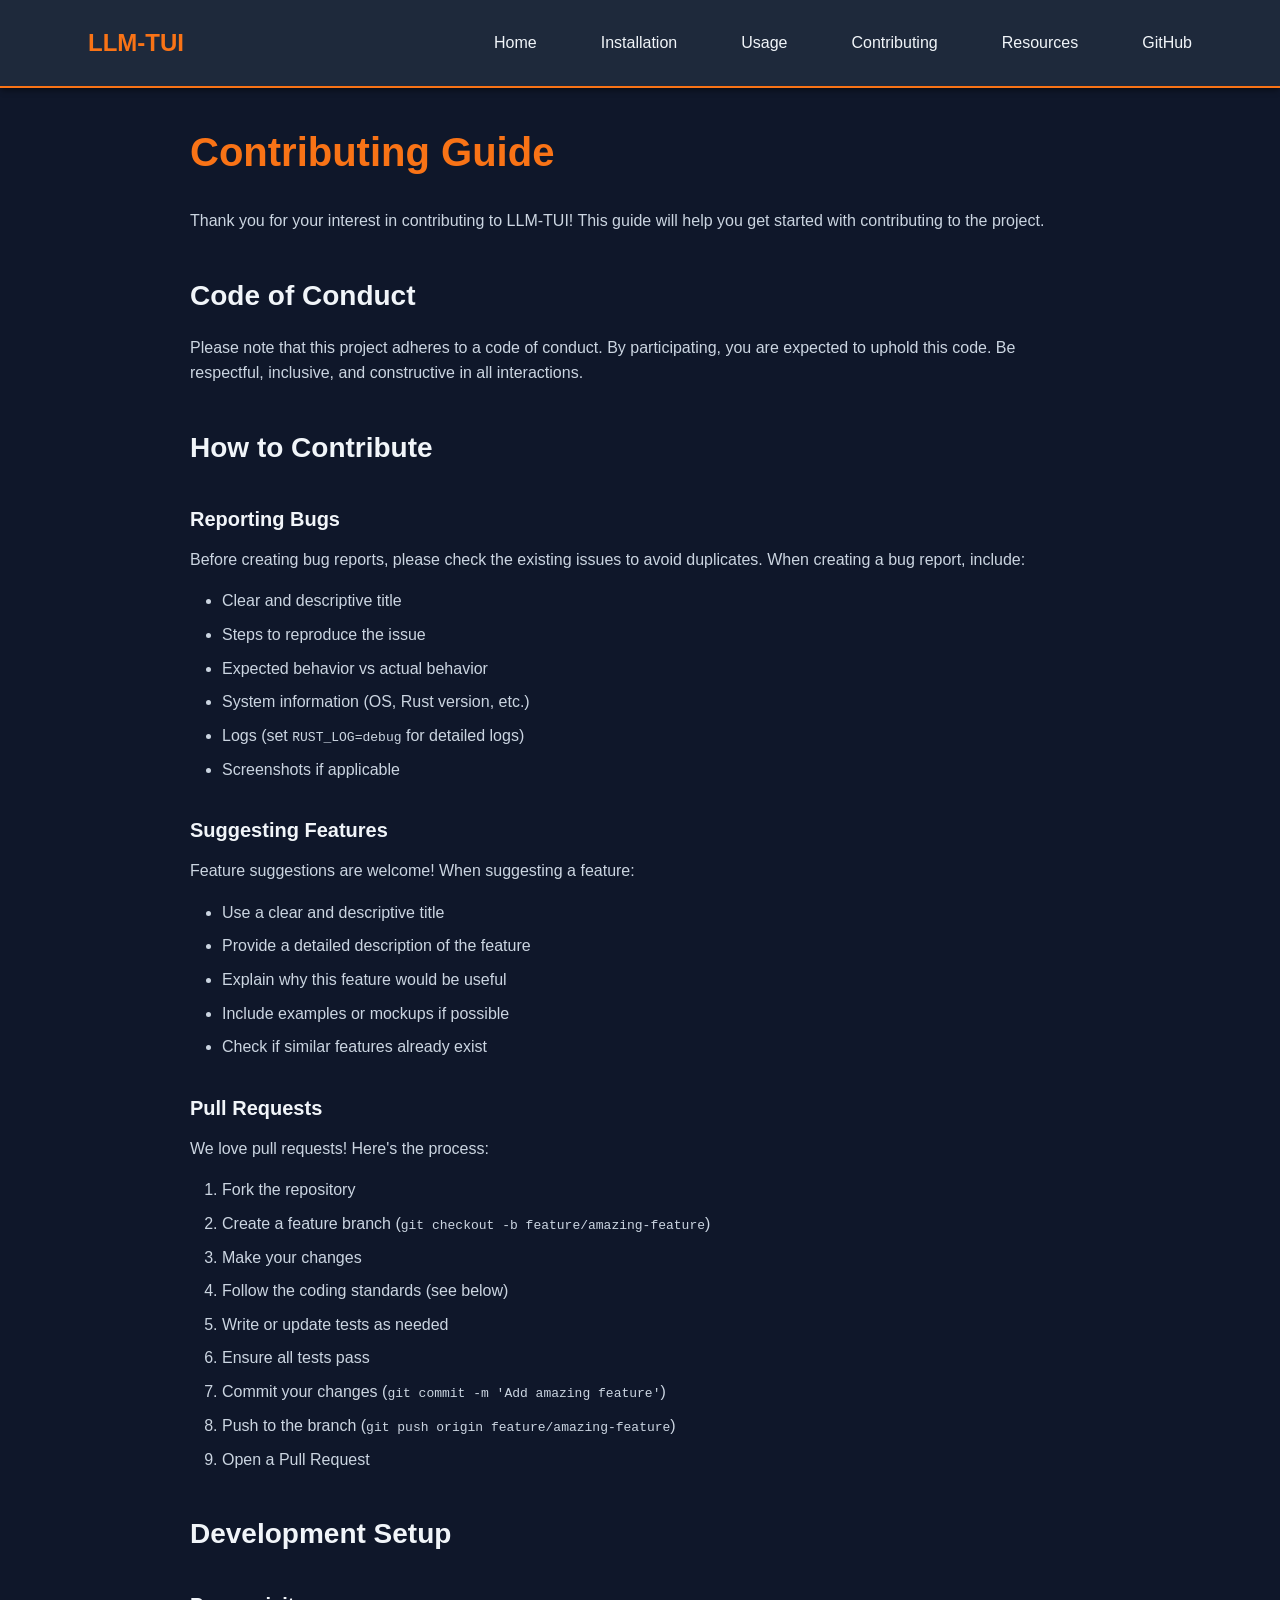
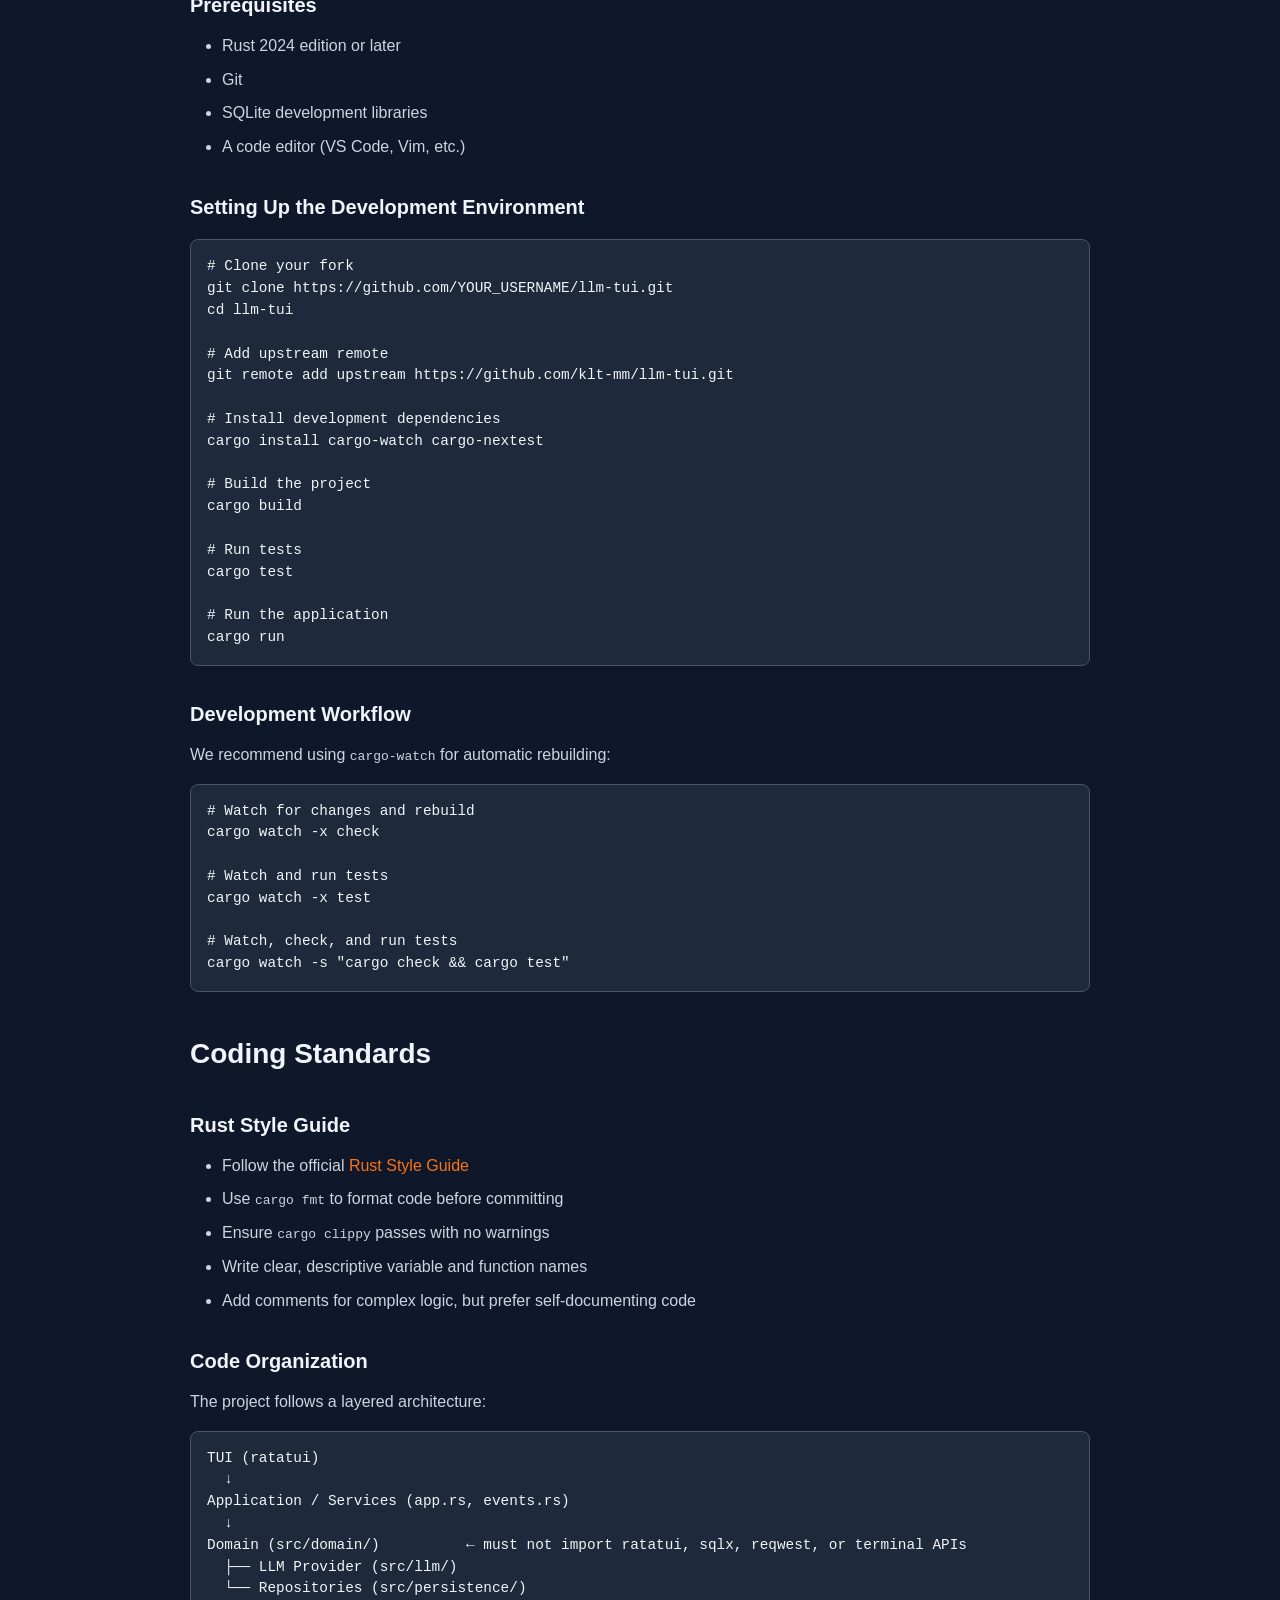
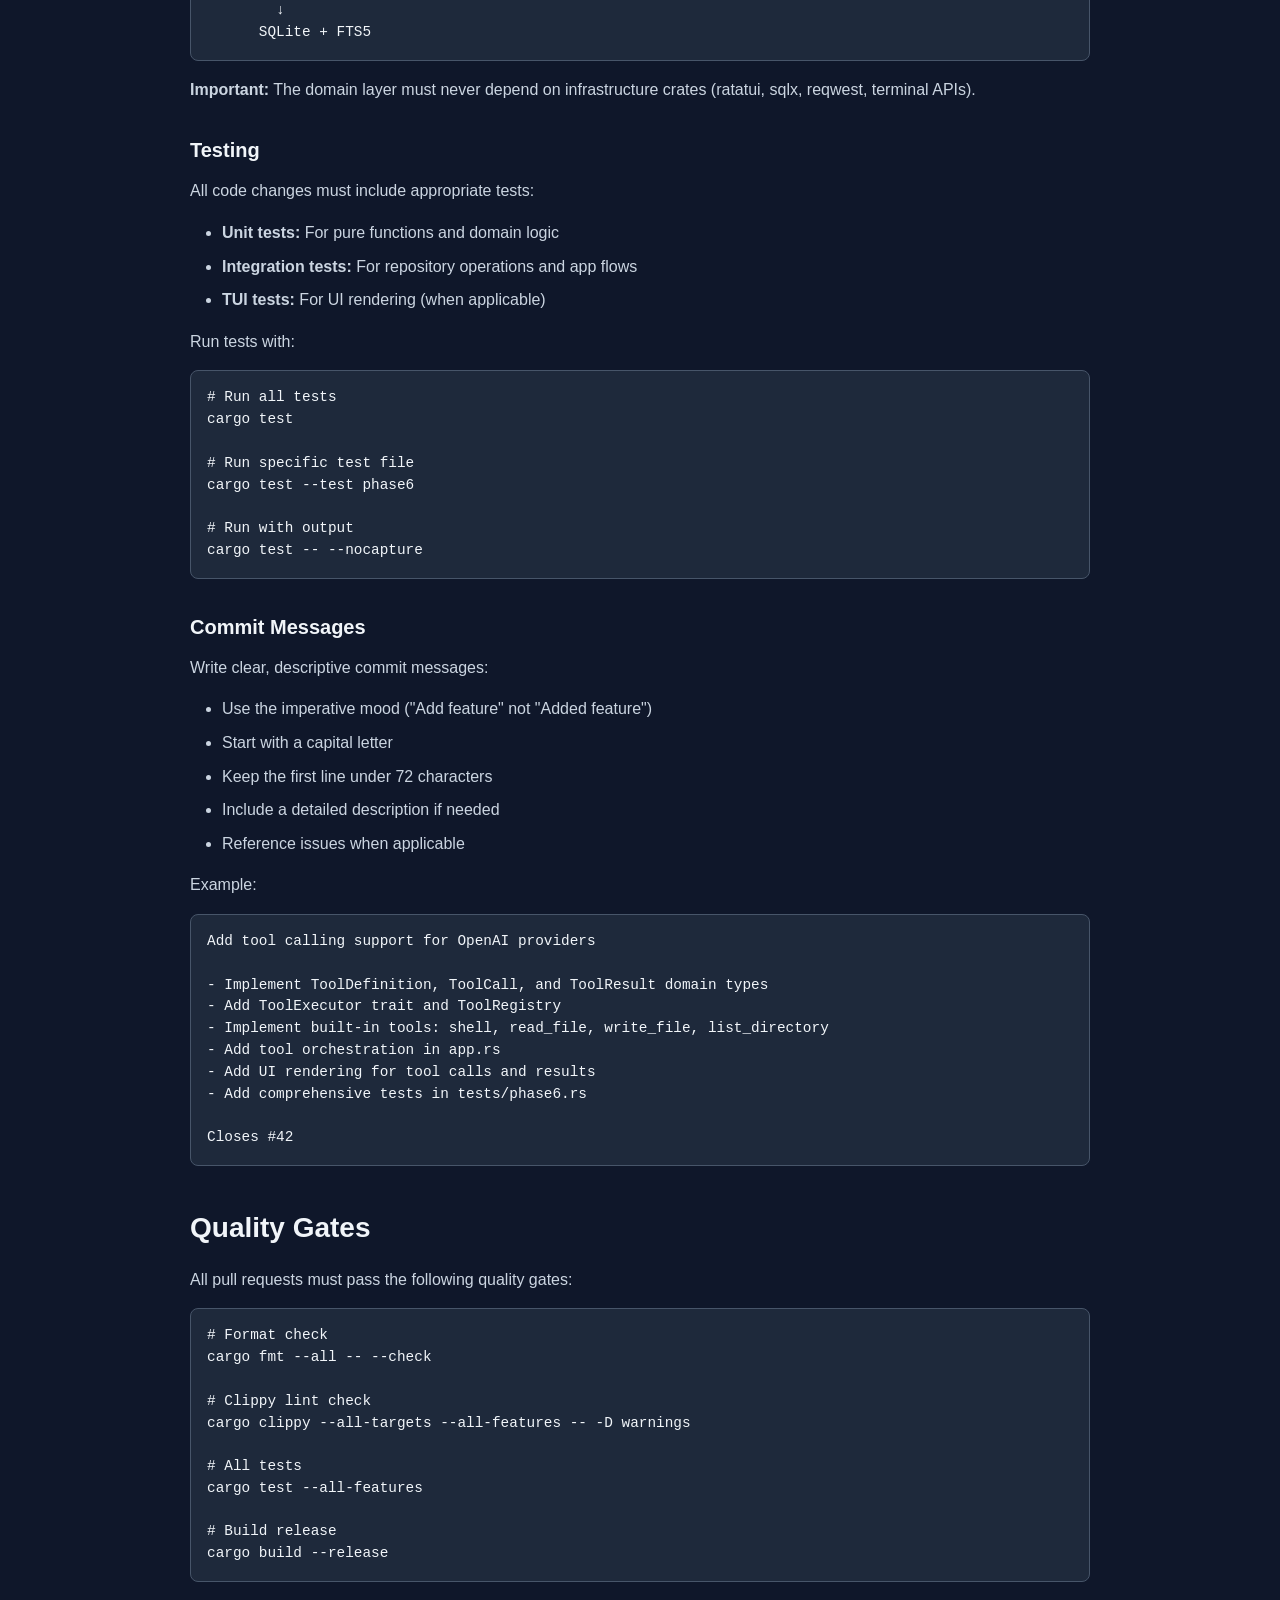
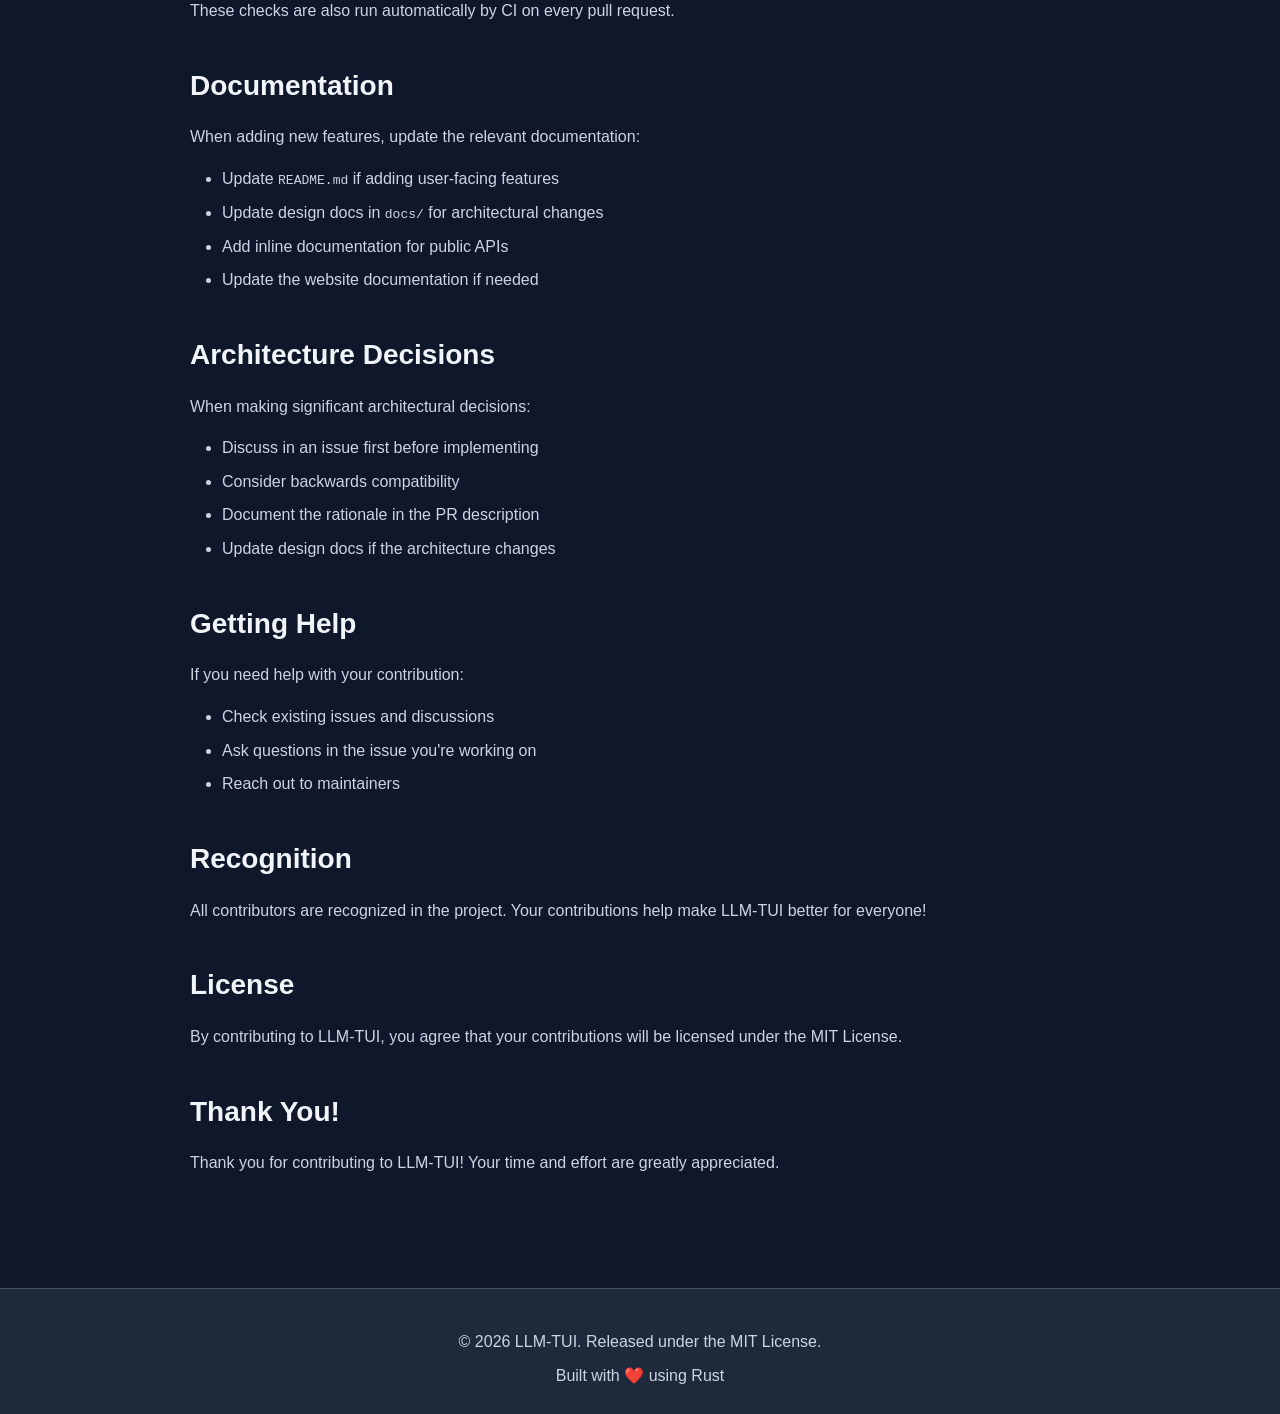
<file: website/contributing.html>
<!DOCTYPE html>
<html lang="en">
<head>
    <meta charset="UTF-8">
    <meta name="viewport" content="width=device-width, initial-scale=1.0">
    <title>Contributing - LLM-TUI</title>
    <link rel="stylesheet" href="assets/css/style.css">
</head>
<body>
    <header>
        <nav>
            <a href="index.html" class="logo">LLM-TUI</a>
            <button class="menu-toggle" aria-label="Toggle menu">
                <span></span>
                <span></span>
                <span></span>
            </button>
            <ul>
                <li><a href="index.html">Home</a></li>
                <li><a href="installation.html">Installation</a></li>
                <li><a href="usage.html">Usage</a></li>
                <li><a href="contributing.html">Contributing</a></li>
                <li><a href="resources.html">Resources</a></li>
                <li><a href="https://github.com/klt-mm/llm-tui" target="_blank">GitHub</a></li>
            </ul>
        </nav>
    </header>

    <main>
        <section class="content">
            <h1>Contributing Guide</h1>
            
            <p>Thank you for your interest in contributing to LLM-TUI! This guide will help you get started with contributing to the project.</p>

            <h2>Code of Conduct</h2>
            <p>Please note that this project adheres to a code of conduct. By participating, you are expected to uphold this code. Be respectful, inclusive, and constructive in all interactions.</p>

            <h2>How to Contribute</h2>

            <h3>Reporting Bugs</h3>
            <p>Before creating bug reports, please check the existing issues to avoid duplicates. When creating a bug report, include:</p>
            <ul>
                <li>Clear and descriptive title</li>
                <li>Steps to reproduce the issue</li>
                <li>Expected behavior vs actual behavior</li>
                <li>System information (OS, Rust version, etc.)</li>
                <li>Logs (set <code>RUST_LOG=debug</code> for detailed logs)</li>
                <li>Screenshots if applicable</li>
            </ul>

            <h3>Suggesting Features</h3>
            <p>Feature suggestions are welcome! When suggesting a feature:</p>
            <ul>
                <li>Use a clear and descriptive title</li>
                <li>Provide a detailed description of the feature</li>
                <li>Explain why this feature would be useful</li>
                <li>Include examples or mockups if possible</li>
                <li>Check if similar features already exist</li>
            </ul>

            <h3>Pull Requests</h3>
            <p>We love pull requests! Here's the process:</p>
            <ol>
                <li>Fork the repository</li>
                <li>Create a feature branch (<code>git checkout -b feature/amazing-feature</code>)</li>
                <li>Make your changes</li>
                <li>Follow the coding standards (see below)</li>
                <li>Write or update tests as needed</li>
                <li>Ensure all tests pass</li>
                <li>Commit your changes (<code>git commit -m 'Add amazing feature'</code>)</li>
                <li>Push to the branch (<code>git push origin feature/amazing-feature</code>)</li>
                <li>Open a Pull Request</li>
            </ol>

            <h2>Development Setup</h2>

            <h3>Prerequisites</h3>
            <ul>
                <li>Rust 2024 edition or later</li>
                <li>Git</li>
                <li>SQLite development libraries</li>
                <li>A code editor (VS Code, Vim, etc.)</li>
            </ul>

            <h3>Setting Up the Development Environment</h3>
            <div class="code-block">
                <pre><code># Clone your fork
git clone https://github.com/YOUR_USERNAME/llm-tui.git
cd llm-tui

# Add upstream remote
git remote add upstream https://github.com/klt-mm/llm-tui.git

# Install development dependencies
cargo install cargo-watch cargo-nextest

# Build the project
cargo build

# Run tests
cargo test

# Run the application
cargo run</code></pre>
            </div>

            <h3>Development Workflow</h3>
            <p>We recommend using <code>cargo-watch</code> for automatic rebuilding:</p>
            <div class="code-block">
                <pre><code># Watch for changes and rebuild
cargo watch -x check

# Watch and run tests
cargo watch -x test

# Watch, check, and run tests
cargo watch -s "cargo check && cargo test"</code></pre>
            </div>

            <h2>Coding Standards</h2>

            <h3>Rust Style Guide</h3>
            <ul>
                <li>Follow the official <a href="https://doc.rust-lang.org/stable/style-guide/" target="_blank">Rust Style Guide</a></li>
                <li>Use <code>cargo fmt</code> to format code before committing</li>
                <li>Ensure <code>cargo clippy</code> passes with no warnings</li>
                <li>Write clear, descriptive variable and function names</li>
                <li>Add comments for complex logic, but prefer self-documenting code</li>
            </ul>

            <h3>Code Organization</h3>
            <p>The project follows a layered architecture:</p>
            <div class="code-block">
                <pre><code>TUI (ratatui)
  ↓
Application / Services (app.rs, events.rs)
  ↓
Domain (src/domain/)          ← must not import ratatui, sqlx, reqwest, or terminal APIs
  ├── LLM Provider (src/llm/)
  └── Repositories (src/persistence/)
        ↓
      SQLite + FTS5</code></pre>
            </div>
            <p><strong>Important:</strong> The domain layer must never depend on infrastructure crates (ratatui, sqlx, reqwest, terminal APIs).</p>

            <h3>Testing</h3>
            <p>All code changes must include appropriate tests:</p>
            <ul>
                <li><strong>Unit tests:</strong> For pure functions and domain logic</li>
                <li><strong>Integration tests:</strong> For repository operations and app flows</li>
                <li><strong>TUI tests:</strong> For UI rendering (when applicable)</li>
            </ul>
            <p>Run tests with:</p>
            <div class="code-block">
                <pre><code># Run all tests
cargo test

# Run specific test file
cargo test --test phase6

# Run with output
cargo test -- --nocapture</code></pre>
            </div>

            <h3>Commit Messages</h3>
            <p>Write clear, descriptive commit messages:</p>
            <ul>
                <li>Use the imperative mood ("Add feature" not "Added feature")</li>
                <li>Start with a capital letter</li>
                <li>Keep the first line under 72 characters</li>
                <li>Include a detailed description if needed</li>
                <li>Reference issues when applicable</li>
            </ul>
            <p>Example:</p>
            <div class="code-block">
                <pre><code>Add tool calling support for OpenAI providers

- Implement ToolDefinition, ToolCall, and ToolResult domain types
- Add ToolExecutor trait and ToolRegistry
- Implement built-in tools: shell, read_file, write_file, list_directory
- Add tool orchestration in app.rs
- Add UI rendering for tool calls and results
- Add comprehensive tests in tests/phase6.rs

Closes #42</code></pre>
            </div>

            <h2>Quality Gates</h2>
            <p>All pull requests must pass the following quality gates:</p>
            <div class="code-block">
                <pre><code># Format check
cargo fmt --all -- --check

# Clippy lint check
cargo clippy --all-targets --all-features -- -D warnings

# All tests
cargo test --all-features

# Build release
cargo build --release</code></pre>
            </div>
            <p>These checks are also run automatically by CI on every pull request.</p>

            <h2>Documentation</h2>
            <p>When adding new features, update the relevant documentation:</p>
            <ul>
                <li>Update <code>README.md</code> if adding user-facing features</li>
                <li>Update design docs in <code>docs/</code> for architectural changes</li>
                <li>Add inline documentation for public APIs</li>
                <li>Update the website documentation if needed</li>
            </ul>

            <h2>Architecture Decisions</h2>
            <p>When making significant architectural decisions:</p>
            <ul>
                <li>Discuss in an issue first before implementing</li>
                <li>Consider backwards compatibility</li>
                <li>Document the rationale in the PR description</li>
                <li>Update design docs if the architecture changes</li>
            </ul>

            <h2>Getting Help</h2>
            <p>If you need help with your contribution:</p>
            <ul>
                <li>Check existing issues and discussions</li>
                <li>Ask questions in the issue you're working on</li>
                <li>Reach out to maintainers</li>
            </ul>

            <h2>Recognition</h2>
            <p>All contributors are recognized in the project. Your contributions help make LLM-TUI better for everyone!</p>

            <h2>License</h2>
            <p>By contributing to LLM-TUI, you agree that your contributions will be licensed under the MIT License.</p>

            <h2>Thank You!</h2>
            <p>Thank you for contributing to LLM-TUI! Your time and effort are greatly appreciated.</p>
        </section>
    </main>

    <footer>
        <p>&copy; 2026 LLM-TUI. Released under the MIT License.</p>
        <p>Built with ❤️ using Rust</p>
    </footer>
    <script>
        // Mobile menu toggle
        const menuToggle = document.querySelector('.menu-toggle');
        const navUl = document.querySelector('nav ul');

        menuToggle.addEventListener('click', () => {
            menuToggle.classList.toggle('active');
            navUl.classList.toggle('active');
        });

        // Close menu when clicking a link
        document.querySelectorAll('nav ul li a').forEach(link => {
            link.addEventListener('click', () => {
                menuToggle.classList.remove('active');
                navUl.classList.remove('active');
            });
        });

        // Close menu when clicking outside
        document.addEventListener('click', (e) => {
            if (!e.target.closest('nav')) {
                menuToggle.classList.remove('active');
                navUl.classList.remove('active');
            }
        });
    </script>
</body>
</html>
</file>
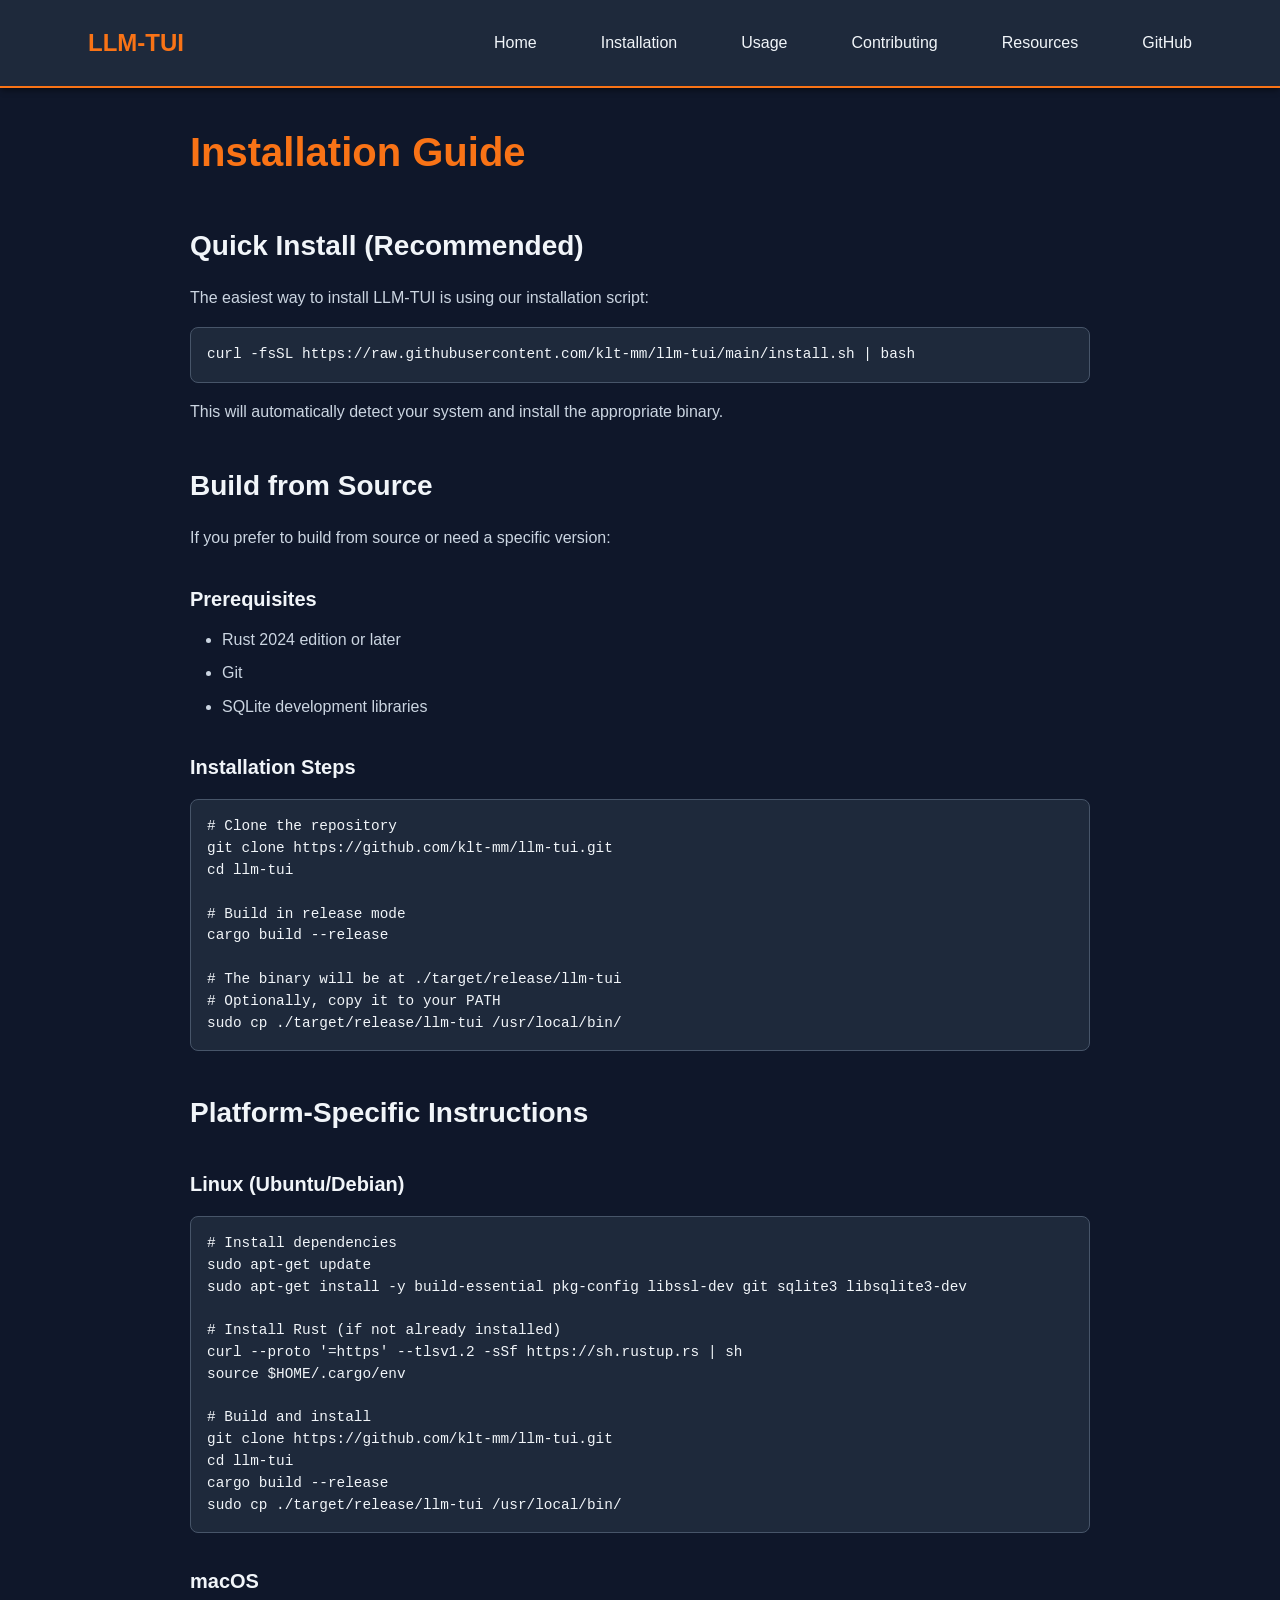
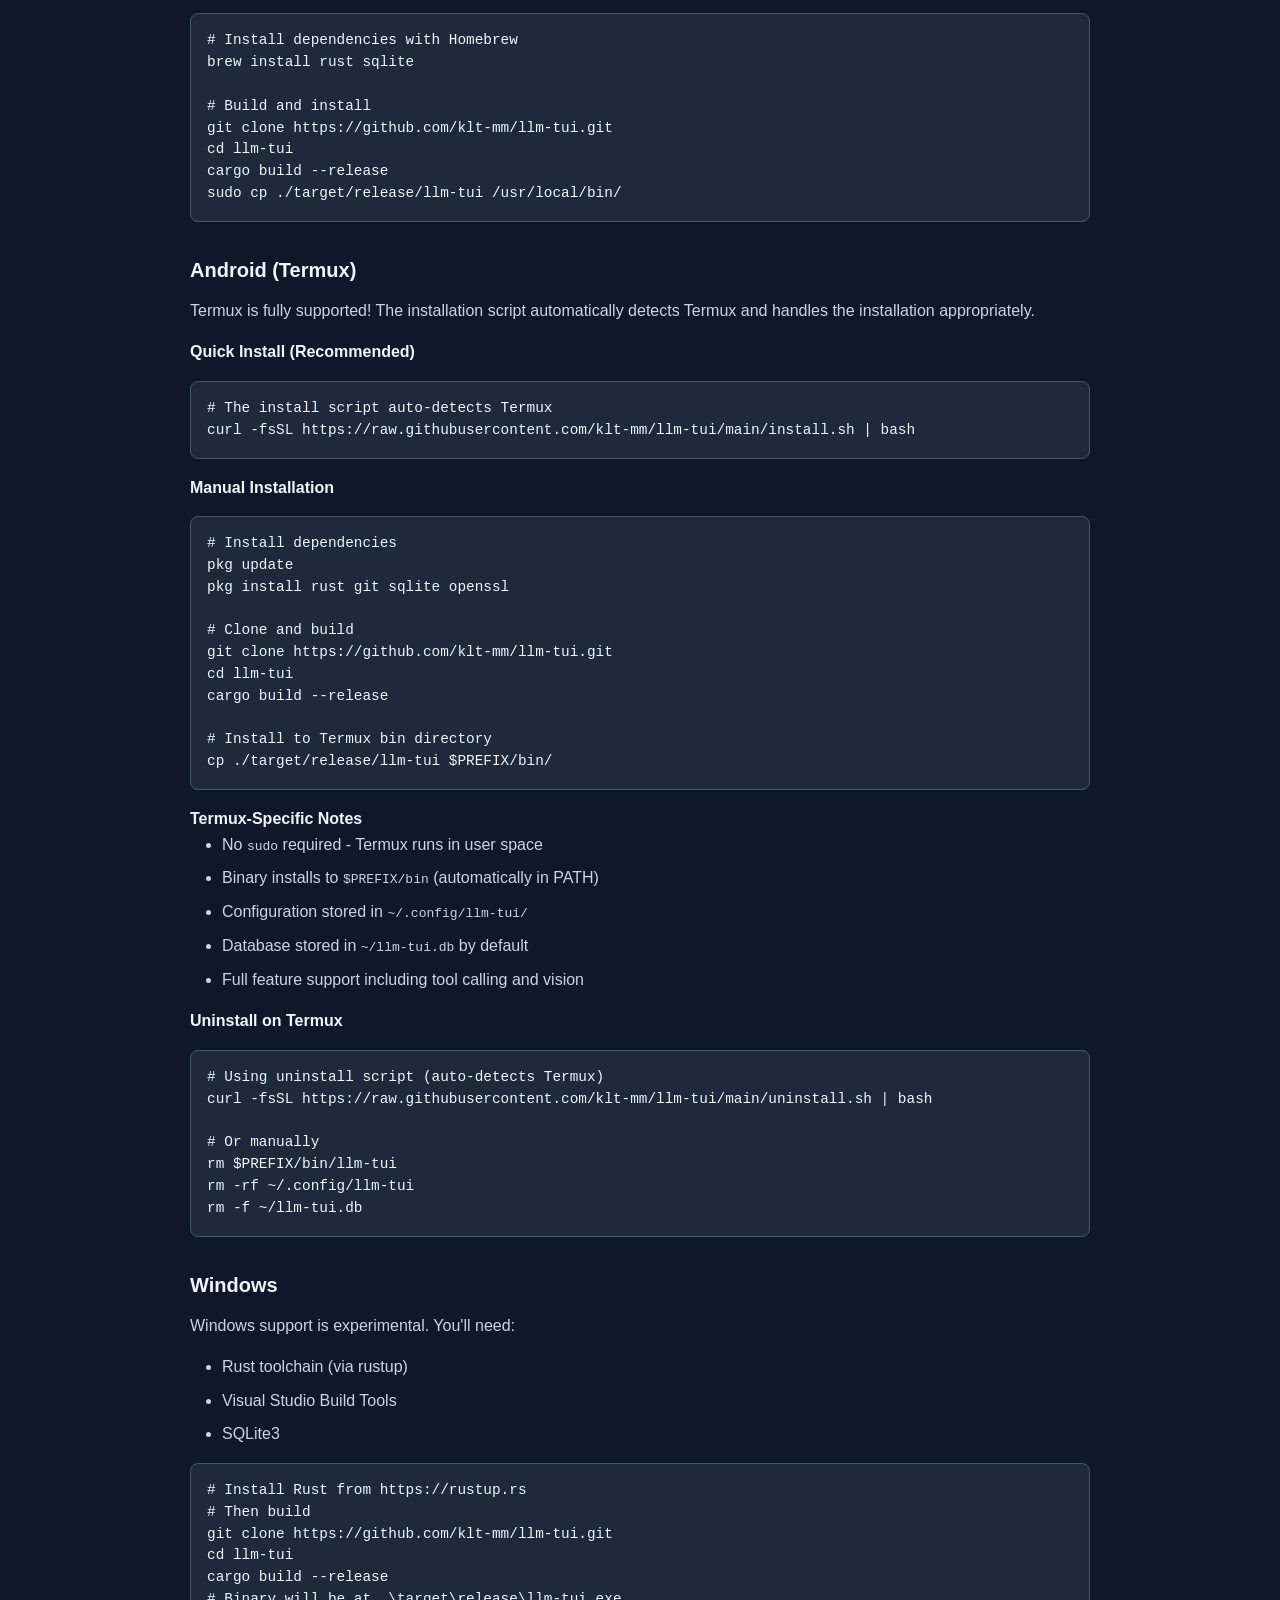
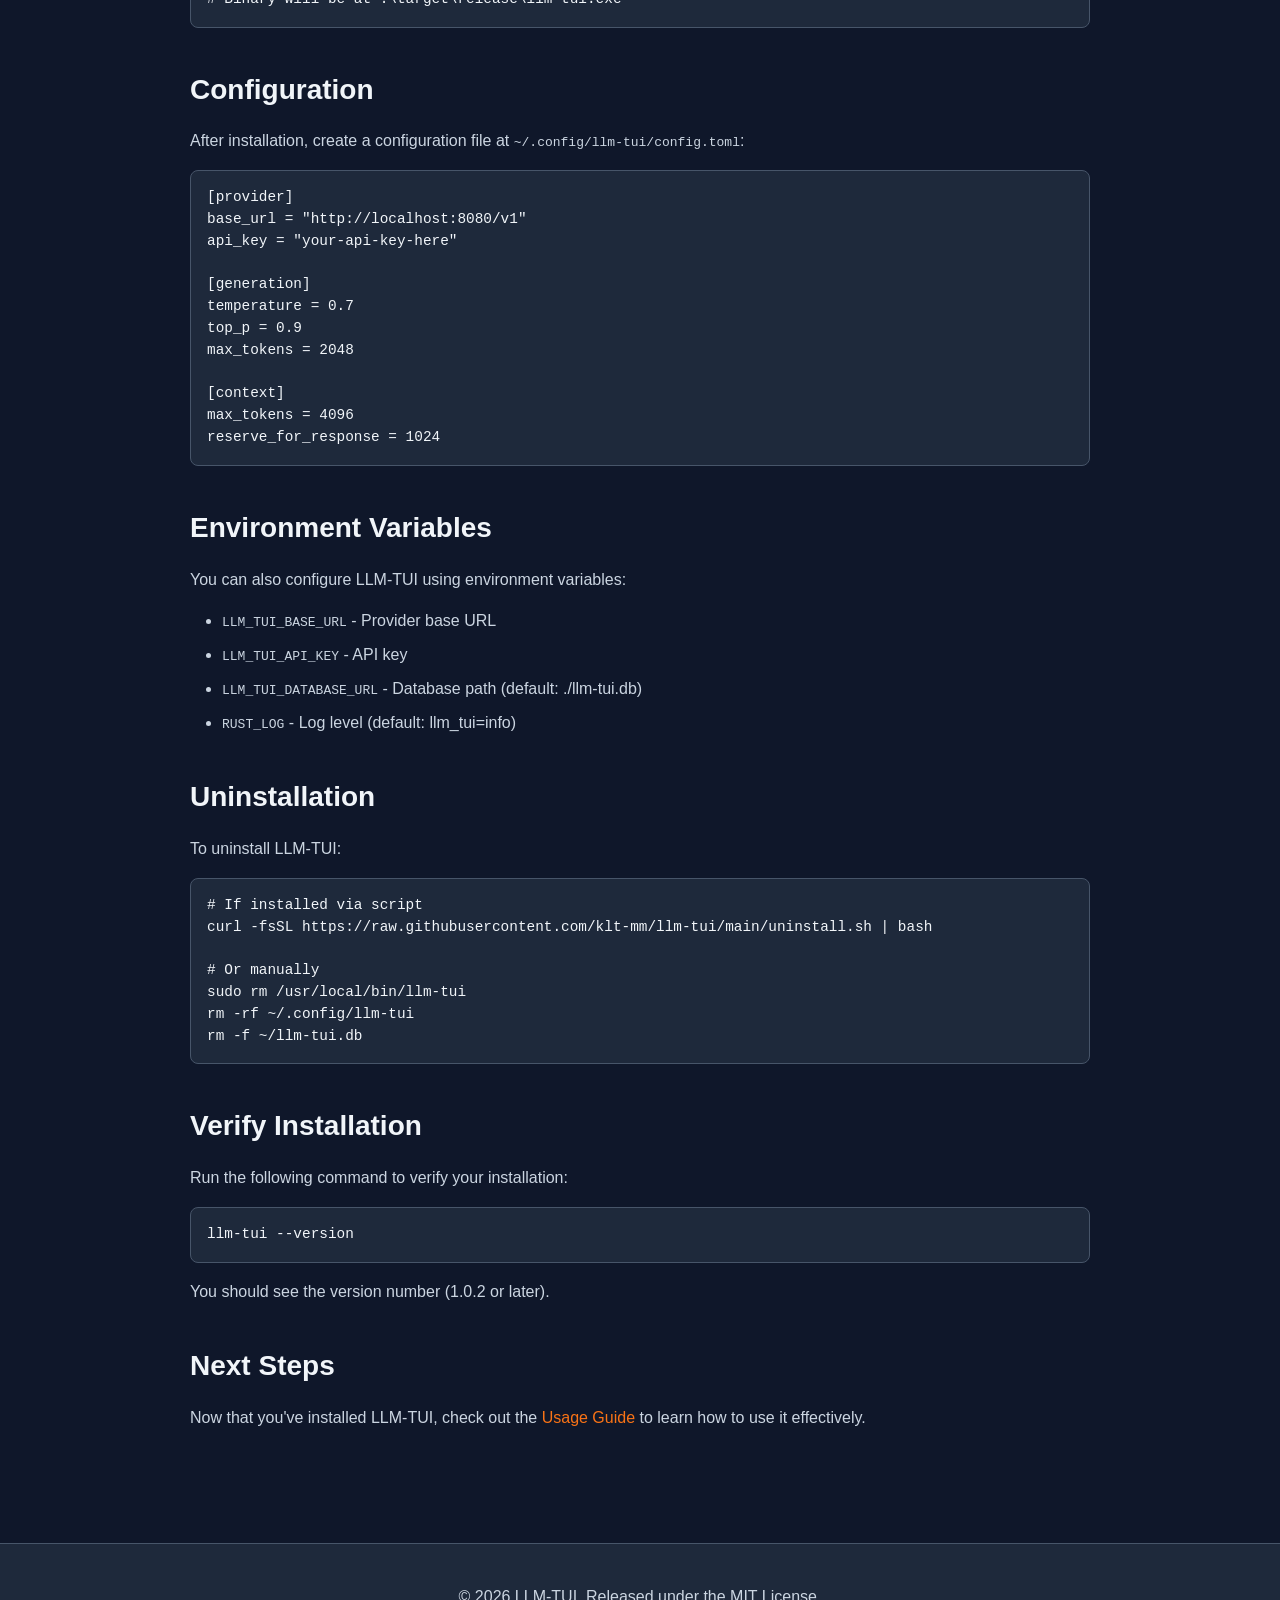
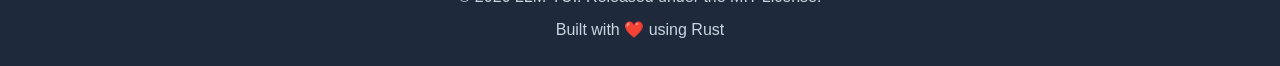
<file: website/installation.html>
<!DOCTYPE html>
<html lang="en">
<head>
    <meta charset="UTF-8">
    <meta name="viewport" content="width=device-width, initial-scale=1.0">
    <title>Installation - LLM-TUI</title>
    <link rel="stylesheet" href="assets/css/style.css">
</head>
<body>
    <header>
        <nav>
            <a href="index.html" class="logo">LLM-TUI</a>
            <button class="menu-toggle" aria-label="Toggle menu">
                <span></span>
                <span></span>
                <span></span>
            </button>
            <ul>
                <li><a href="index.html">Home</a></li>
                <li><a href="installation.html">Installation</a></li>
                <li><a href="usage.html">Usage</a></li>
                <li><a href="contributing.html">Contributing</a></li>
                <li><a href="resources.html">Resources</a></li>
                <li><a href="https://github.com/klt-mm/llm-tui" target="_blank">GitHub</a></li>
            </ul>
        </nav>
    </header>

    <main>
        <section class="content">
            <h1>Installation Guide</h1>
            
            <h2>Quick Install (Recommended)</h2>
            <p>The easiest way to install LLM-TUI is using our installation script:</p>
            <div class="code-block">
                <pre><code>curl -fsSL https://raw.githubusercontent.com/klt-mm/llm-tui/main/install.sh | bash</code></pre>
            </div>
            <p>This will automatically detect your system and install the appropriate binary.</p>

            <h2>Build from Source</h2>
            <p>If you prefer to build from source or need a specific version:</p>
            
            <h3>Prerequisites</h3>
            <ul>
                <li>Rust 2024 edition or later</li>
                <li>Git</li>
                <li>SQLite development libraries</li>
            </ul>

            <h3>Installation Steps</h3>
            <div class="code-block">
                <pre><code># Clone the repository
git clone https://github.com/klt-mm/llm-tui.git
cd llm-tui

# Build in release mode
cargo build --release

# The binary will be at ./target/release/llm-tui
# Optionally, copy it to your PATH
sudo cp ./target/release/llm-tui /usr/local/bin/</code></pre>
            </div>

            <h2>Platform-Specific Instructions</h2>
            
            <h3>Linux (Ubuntu/Debian)</h3>
            <div class="code-block">
                <pre><code># Install dependencies
sudo apt-get update
sudo apt-get install -y build-essential pkg-config libssl-dev git sqlite3 libsqlite3-dev

# Install Rust (if not already installed)
curl --proto '=https' --tlsv1.2 -sSf https://sh.rustup.rs | sh
source $HOME/.cargo/env

# Build and install
git clone https://github.com/klt-mm/llm-tui.git
cd llm-tui
cargo build --release
sudo cp ./target/release/llm-tui /usr/local/bin/</code></pre>
            </div>

            <h3>macOS</h3>
            <div class="code-block">
                <pre><code># Install dependencies with Homebrew
brew install rust sqlite

# Build and install
git clone https://github.com/klt-mm/llm-tui.git
cd llm-tui
cargo build --release
sudo cp ./target/release/llm-tui /usr/local/bin/</code></pre>
            </div>

            <h3>Android (Termux)</h3>
            <p>Termux is fully supported! The installation script automatically detects Termux and handles the installation appropriately.</p>
            
            <h4>Quick Install (Recommended)</h4>
            <div class="code-block">
                <pre><code># The install script auto-detects Termux
curl -fsSL https://raw.githubusercontent.com/klt-mm/llm-tui/main/install.sh | bash</code></pre>
            </div>

            <h4>Manual Installation</h4>
            <div class="code-block">
                <pre><code># Install dependencies
pkg update
pkg install rust git sqlite openssl

# Clone and build
git clone https://github.com/klt-mm/llm-tui.git
cd llm-tui
cargo build --release

# Install to Termux bin directory
cp ./target/release/llm-tui $PREFIX/bin/</code></pre>
            </div>

            <h4>Termux-Specific Notes</h4>
            <ul>
                <li>No <code>sudo</code> required - Termux runs in user space</li>
                <li>Binary installs to <code>$PREFIX/bin</code> (automatically in PATH)</li>
                <li>Configuration stored in <code>~/.config/llm-tui/</code></li>
                <li>Database stored in <code>~/llm-tui.db</code> by default</li>
                <li>Full feature support including tool calling and vision</li>
            </ul>

            <h4>Uninstall on Termux</h4>
            <div class="code-block">
                <pre><code># Using uninstall script (auto-detects Termux)
curl -fsSL https://raw.githubusercontent.com/klt-mm/llm-tui/main/uninstall.sh | bash

# Or manually
rm $PREFIX/bin/llm-tui
rm -rf ~/.config/llm-tui
rm -f ~/llm-tui.db</code></pre>
            </div>

            <h3>Windows</h3>
            <p>Windows support is experimental. You'll need:</p>
            <ul>
                <li>Rust toolchain (via rustup)</li>
                <li>Visual Studio Build Tools</li>
                <li>SQLite3</li>
            </ul>
            <div class="code-block">
                <pre><code># Install Rust from https://rustup.rs
# Then build
git clone https://github.com/klt-mm/llm-tui.git
cd llm-tui
cargo build --release
# Binary will be at .\target\release\llm-tui.exe</code></pre>
            </div>

            <h2>Configuration</h2>
            <p>After installation, create a configuration file at <code>~/.config/llm-tui/config.toml</code>:</p>
            <div class="code-block">
                <pre><code>[provider]
base_url = "http://localhost:8080/v1"
api_key = "your-api-key-here"

[generation]
temperature = 0.7
top_p = 0.9
max_tokens = 2048

[context]
max_tokens = 4096
reserve_for_response = 1024</code></pre>
            </div>

            <h2>Environment Variables</h2>
            <p>You can also configure LLM-TUI using environment variables:</p>
            <ul>
                <li><code>LLM_TUI_BASE_URL</code> - Provider base URL</li>
                <li><code>LLM_TUI_API_KEY</code> - API key</li>
                <li><code>LLM_TUI_DATABASE_URL</code> - Database path (default: ./llm-tui.db)</li>
                <li><code>RUST_LOG</code> - Log level (default: llm_tui=info)</li>
            </ul>

            <h2>Uninstallation</h2>
            <p>To uninstall LLM-TUI:</p>
            <div class="code-block">
                <pre><code># If installed via script
curl -fsSL https://raw.githubusercontent.com/klt-mm/llm-tui/main/uninstall.sh | bash

# Or manually
sudo rm /usr/local/bin/llm-tui
rm -rf ~/.config/llm-tui
rm -f ~/llm-tui.db</code></pre>
            </div>

            <h2>Verify Installation</h2>
            <p>Run the following command to verify your installation:</p>
            <div class="code-block">
                <pre><code>llm-tui --version</code></pre>
            </div>
            <p>You should see the version number (1.0.2 or later).</p>

            <h2>Next Steps</h2>
            <p>Now that you've installed LLM-TUI, check out the <a href="usage.html">Usage Guide</a> to learn how to use it effectively.</p>
        </section>
    </main>

    <footer>
        <p>&copy; 2026 LLM-TUI. Released under the MIT License.</p>
        <p>Built with ❤️ using Rust</p>
    </footer>
    <script>
        // Mobile menu toggle
        const menuToggle = document.querySelector('.menu-toggle');
        const navUl = document.querySelector('nav ul');

        menuToggle.addEventListener('click', () => {
            menuToggle.classList.toggle('active');
            navUl.classList.toggle('active');
        });

        // Close menu when clicking a link
        document.querySelectorAll('nav ul li a').forEach(link => {
            link.addEventListener('click', () => {
                menuToggle.classList.remove('active');
                navUl.classList.remove('active');
            });
        });

        // Close menu when clicking outside
        document.addEventListener('click', (e) => {
            if (!e.target.closest('nav')) {
                menuToggle.classList.remove('active');
                navUl.classList.remove('active');
            }
        });
    </script>
</body>
</html>
</file>
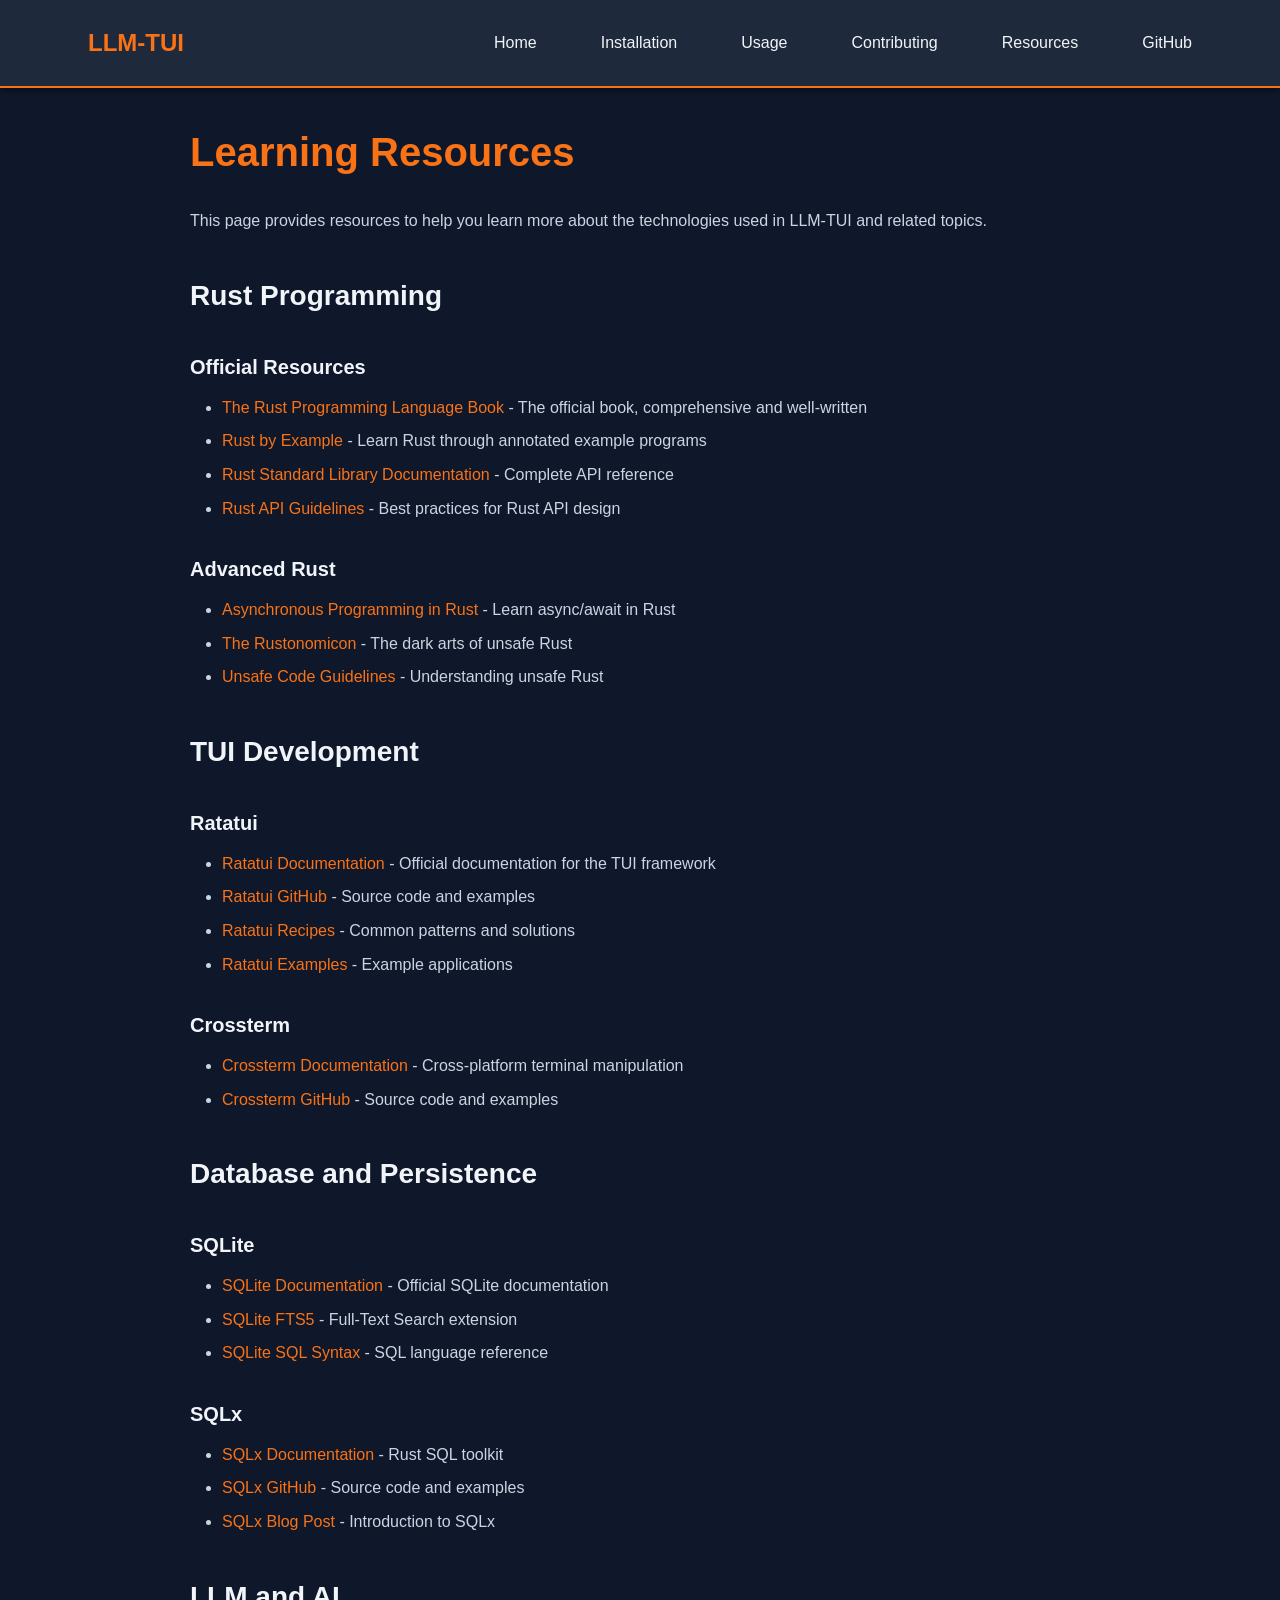
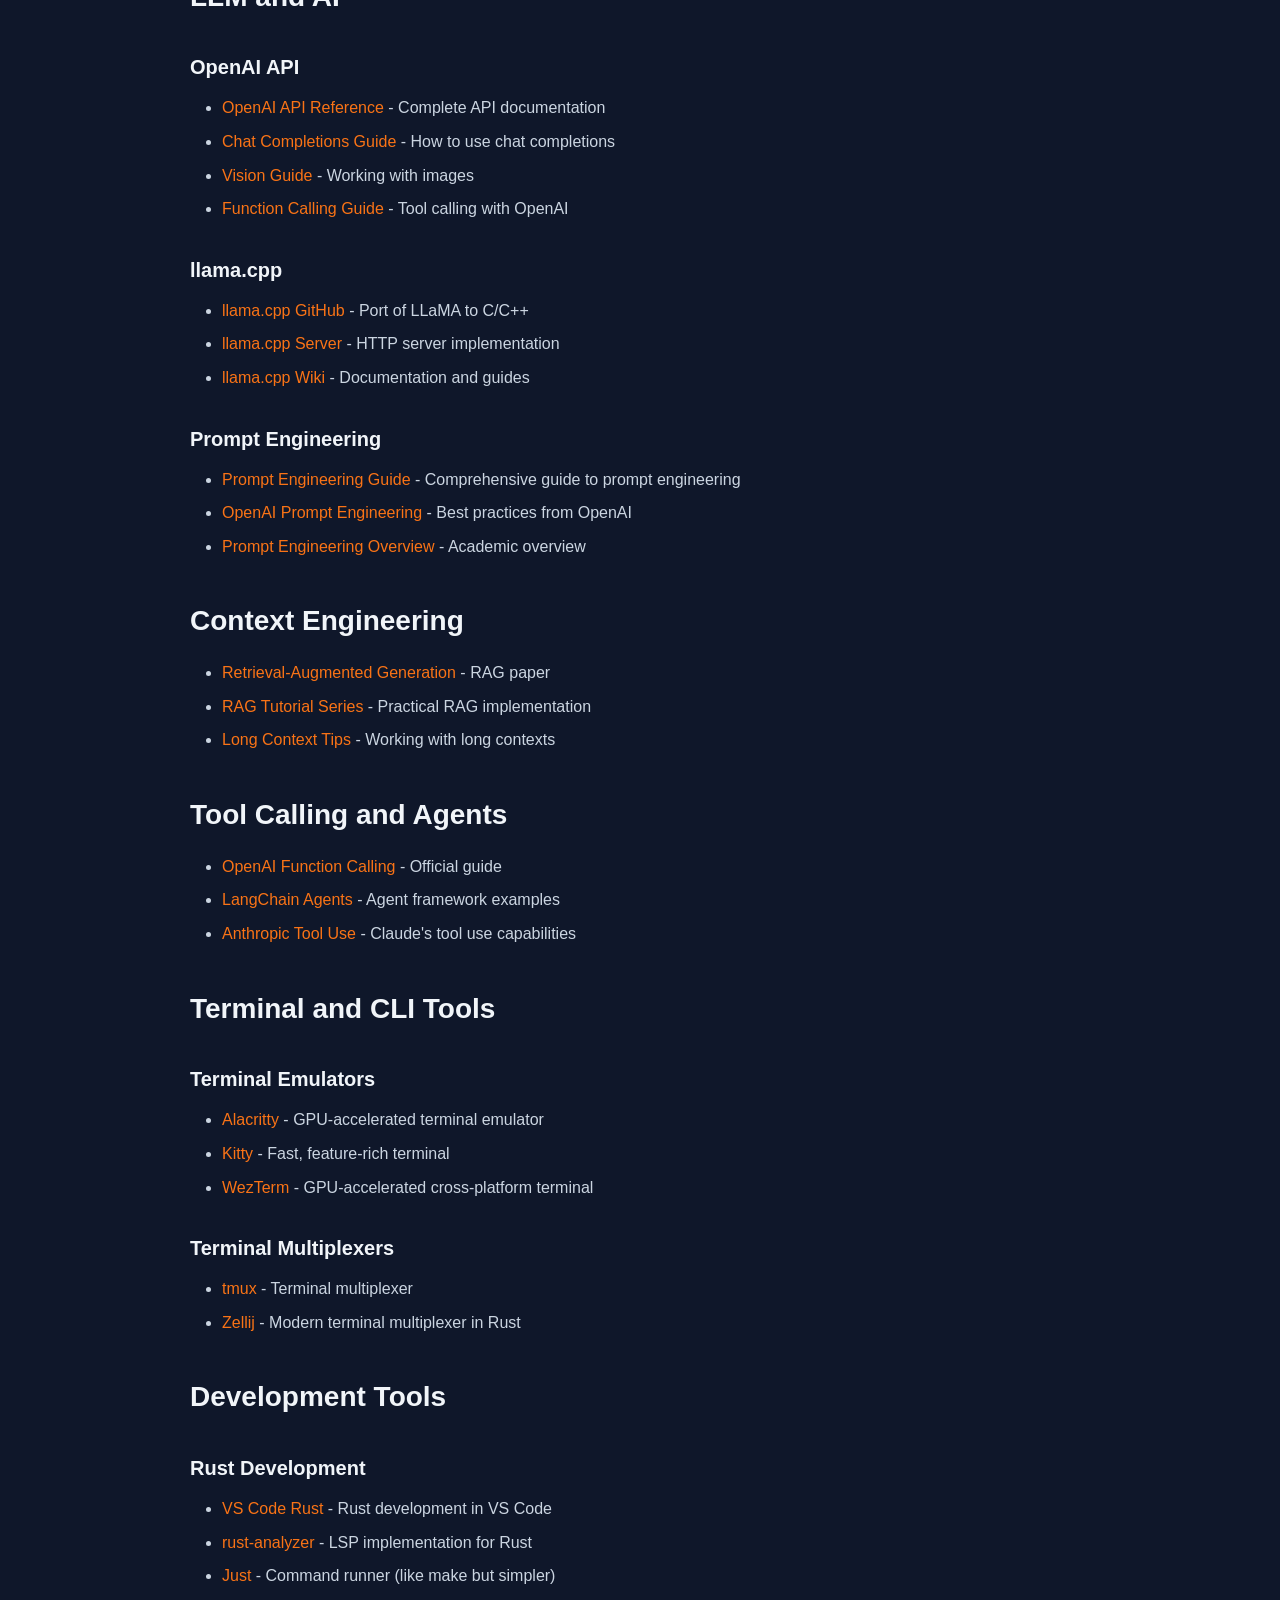
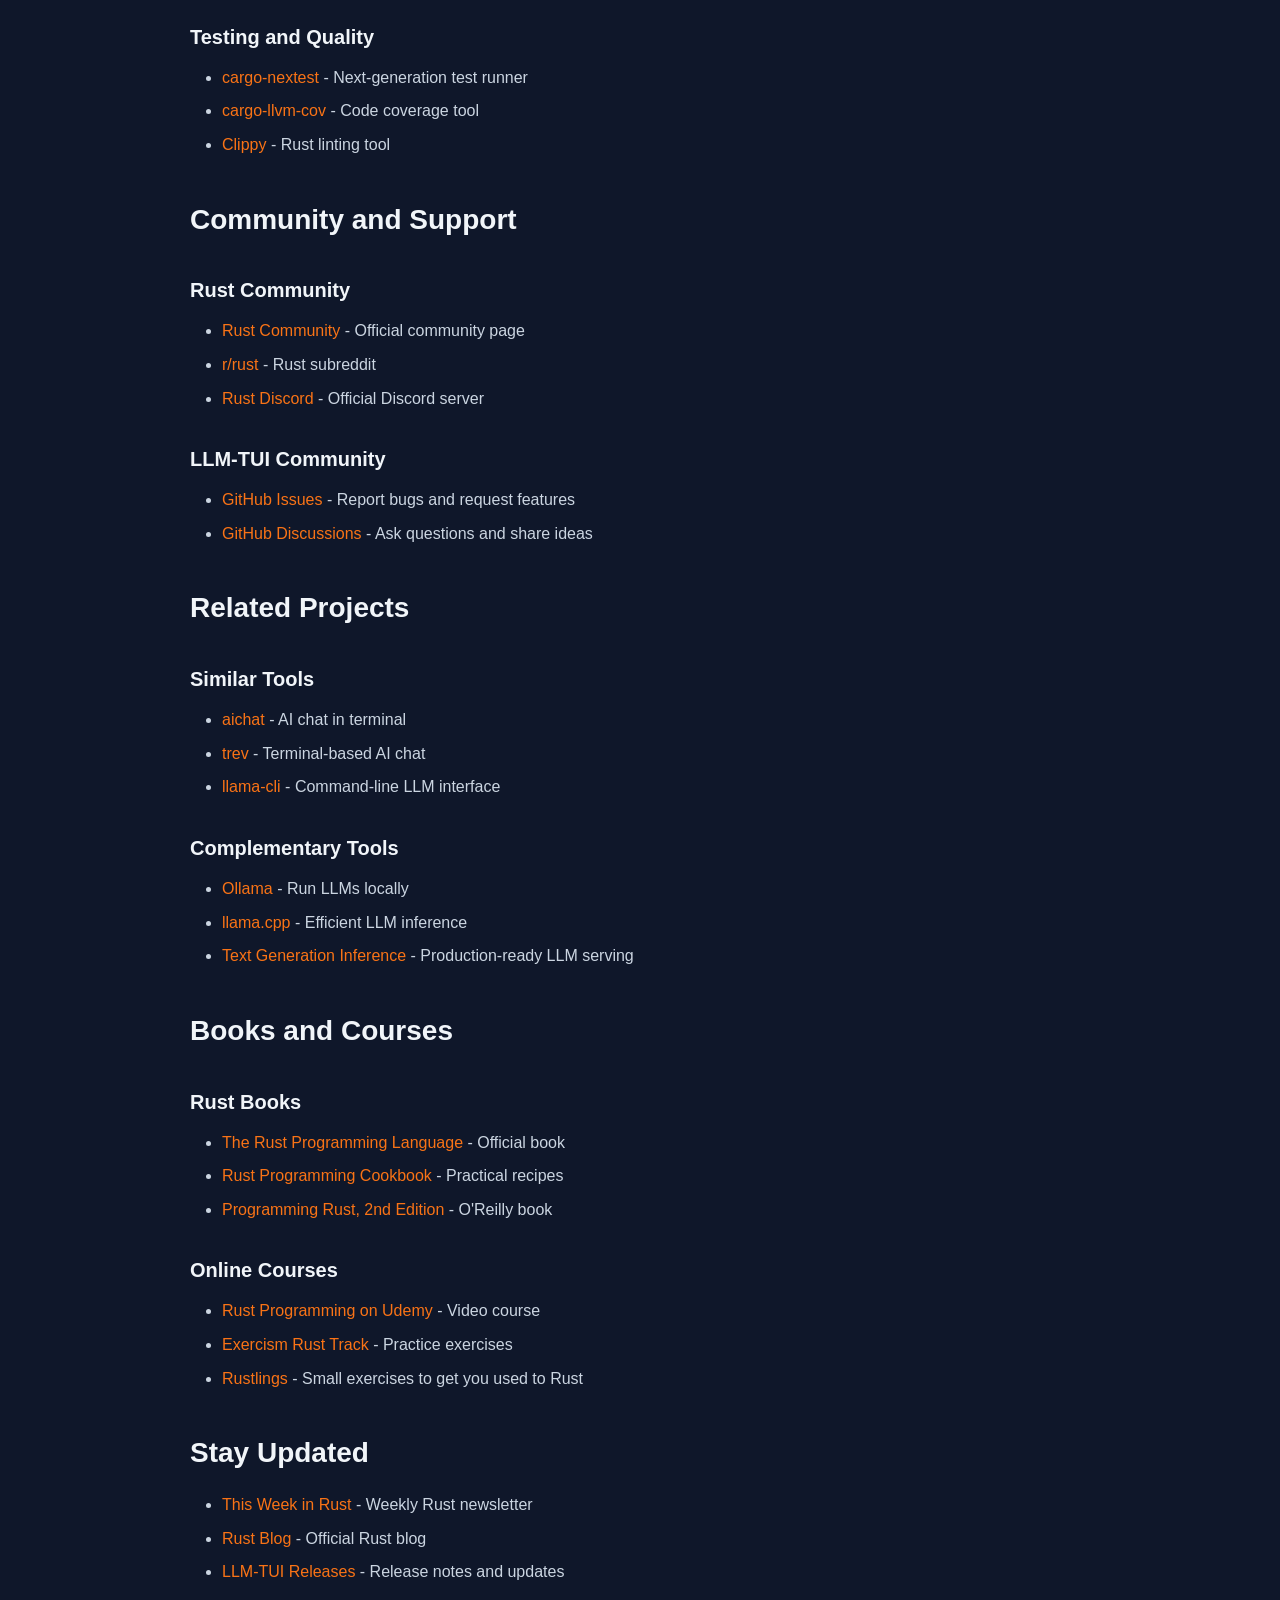
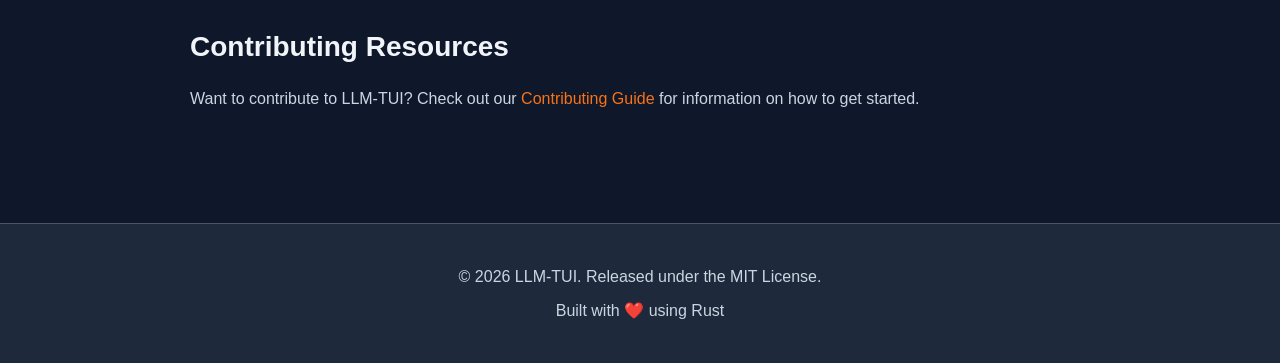
<file: website/resources.html>
<!DOCTYPE html>
<html lang="en">
<head>
    <meta charset="UTF-8">
    <meta name="viewport" content="width=device-width, initial-scale=1.0">
    <title>Resources - LLM-TUI</title>
    <link rel="stylesheet" href="assets/css/style.css">
</head>
<body>
    <header>
        <nav>
            <a href="index.html" class="logo">LLM-TUI</a>
            <button class="menu-toggle" aria-label="Toggle menu">
                <span></span>
                <span></span>
                <span></span>
            </button>
            <ul>
                <li><a href="index.html">Home</a></li>
                <li><a href="installation.html">Installation</a></li>
                <li><a href="usage.html">Usage</a></li>
                <li><a href="contributing.html">Contributing</a></li>
                <li><a href="resources.html">Resources</a></li>
                <li><a href="https://github.com/klt-mm/llm-tui" target="_blank">GitHub</a></li>
            </ul>
        </nav>
    </header>

    <main>
        <section class="content">
            <h1>Learning Resources</h1>
            
            <p>This page provides resources to help you learn more about the technologies used in LLM-TUI and related topics.</p>

            <h2>Rust Programming</h2>
            
            <h3>Official Resources</h3>
            <ul>
                <li><a href="https://www.rust-lang.org/learn" target="_blank">The Rust Programming Language Book</a> - The official book, comprehensive and well-written</li>
                <li><a href="https://doc.rust-lang.org/rust-by-example/" target="_blank">Rust by Example</a> - Learn Rust through annotated example programs</li>
                <li><a href="https://doc.rust-lang.org/std/" target="_blank">Rust Standard Library Documentation</a> - Complete API reference</li>
                <li><a href="https://rust-lang.github.io/api-guidelines/" target="_blank">Rust API Guidelines</a> - Best practices for Rust API design</li>
            </ul>

            <h3>Advanced Rust</h3>
            <ul>
                <li><a href="https://rust-lang.github.io/async-book/" target="_blank">Asynchronous Programming in Rust</a> - Learn async/await in Rust</li>
                <li><a href="https://doc.rust-lang.org/nomicon/" target="_blank">The Rustonomicon</a> - The dark arts of unsafe Rust</li>
                <li><a href="https://rust-lang.github.io/unsafe-code-guidelines/" target="_blank">Unsafe Code Guidelines</a> - Understanding unsafe Rust</li>
            </ul>

            <h2>TUI Development</h2>
            
            <h3>Ratatui</h3>
            <ul>
                <li><a href="https://ratatui.rs/" target="_blank">Ratatui Documentation</a> - Official documentation for the TUI framework</li>
                <li><a href="https://github.com/ratatui/ratatui" target="_blank">Ratatui GitHub</a> - Source code and examples</li>
                <li><a href="https://ratatui.rs/recipes/" target="_blank">Ratatui Recipes</a> - Common patterns and solutions</li>
                <li><a href="https://github.com/ratatui/ratatui/tree/main/examples" target="_blank">Ratatui Examples</a> - Example applications</li>
            </ul>

            <h3>Crossterm</h3>
            <ul>
                <li><a href="https://docs.rs/crossterm/latest/crossterm/" target="_blank">Crossterm Documentation</a> - Cross-platform terminal manipulation</li>
                <li><a href="https://github.com/crossterm-rs/crossterm" target="_blank">Crossterm GitHub</a> - Source code and examples</li>
            </ul>

            <h2>Database and Persistence</h2>
            
            <h3>SQLite</h3>
            <ul>
                <li><a href="https://www.sqlite.org/docs.html" target="_blank">SQLite Documentation</a> - Official SQLite documentation</li>
                <li><a href="https://www.sqlite.org/fts5.html" target="_blank">SQLite FTS5</a> - Full-Text Search extension</li>
                <li><a href="https://www.sqlite.org/lang.html" target="_blank">SQLite SQL Syntax</a> - SQL language reference</li>
            </ul>

            <h3>SQLx</h3>
            <ul>
                <li><a href="https://docs.rs/sqlx/latest/sqlx/" target="_blank">SQLx Documentation</a> - Rust SQL toolkit</li>
                <li><a href="https://github.com/launchbadge/sqlx" target="_blank">SQLx GitHub</a> - Source code and examples</li>
                <li><a href="https://www.launchbadge.com/blog/sqlx-rust" target="_blank">SQLx Blog Post</a> - Introduction to SQLx</li>
            </ul>

            <h2>LLM and AI</h2>
            
            <h3>OpenAI API</h3>
            <ul>
                <li><a href="https://platform.openai.com/docs/api-reference" target="_blank">OpenAI API Reference</a> - Complete API documentation</li>
                <li><a href="https://platform.openai.com/docs/guides/chat-completions" target="_blank">Chat Completions Guide</a> - How to use chat completions</li>
                <li><a href="https://platform.openai.com/docs/guides/vision" target="_blank">Vision Guide</a> - Working with images</li>
                <li><a href="https://platform.openai.com/docs/guides/function-calling" target="_blank">Function Calling Guide</a> - Tool calling with OpenAI</li>
            </ul>

            <h3>llama.cpp</h3>
            <ul>
                <li><a href="https://github.com/ggerganov/llama.cpp" target="_blank">llama.cpp GitHub</a> - Port of LLaMA to C/C++</li>
                <li><a href="https://github.com/ggerganov/llama.cpp/tree/master/examples/server" target="_blank">llama.cpp Server</a> - HTTP server implementation</li>
                <li><a href="https://github.com/ggerganov/llama.cpp/wiki" target="_blank">llama.cpp Wiki</a> - Documentation and guides</li>
            </ul>

            <h3>Prompt Engineering</h3>
            <ul>
                <li><a href="https://www.promptingguide.ai/" target="_blank">Prompt Engineering Guide</a> - Comprehensive guide to prompt engineering</li>
                <li><a href="https://platform.openai.com/docs/guides/prompt-engineering" target="_blank">OpenAI Prompt Engineering</a> - Best practices from OpenAI</li>
                <li><a href="https://lilianweng.github.io/posts/2023-03-15-prompt-engineering/" target="_blank">Prompt Engineering Overview</a> - Academic overview</li>
            </ul>

            <h2>Context Engineering</h2>
            <ul>
                <li><a href="https://arxiv.org/abs/2312.10997" target="_blank">Retrieval-Augmented Generation</a> - RAG paper</li>
                <li><a href="https://www.pinecone.io/learn/series/rag/" target="_blank">RAG Tutorial Series</a> - Practical RAG implementation</li>
                <li><a href="https://docs.anthropic.com/claude/docs/long-context-window-tips" target="_blank">Long Context Tips</a> - Working with long contexts</li>
            </ul>

            <h2>Tool Calling and Agents</h2>
            <ul>
                <li><a href="https://platform.openai.com/docs/guides/function-calling" target="_blank">OpenAI Function Calling</a> - Official guide</li>
                <li><a href="https://python.langchain.com/docs/modules/agents/" target="_blank">LangChain Agents</a> - Agent framework examples</li>
                <li><a href="https://docs.anthropic.com/claude/docs/tool-use" target="_blank">Anthropic Tool Use</a> - Claude's tool use capabilities</li>
            </ul>

            <h2>Terminal and CLI Tools</h2>
            
            <h3>Terminal Emulators</h3>
            <ul>
                <li><a href="https://alacritty.org/" target="_blank">Alacritty</a> - GPU-accelerated terminal emulator</li>
                <li><a href="https://sw.kovidgoyal.net/kitty/" target="_blank">Kitty</a> - Fast, feature-rich terminal</li>
                <li><a href="https://wezfurlong.org/wezterm/" target="_blank">WezTerm</a> - GPU-accelerated cross-platform terminal</li>
            </ul>

            <h3>Terminal Multiplexers</h3>
            <ul>
                <li><a href="https://github.com/tmux/tmux" target="_blank">tmux</a> - Terminal multiplexer</li>
                <li><a href="https://zellij.dev/" target="_blank">Zellij</a> - Modern terminal multiplexer in Rust</li>
            </ul>

            <h2>Development Tools</h2>
            
            <h3>Rust Development</h3>
            <ul>
                <li><a href="https://code.visualstudio.com/docs/languages/rust" target="_blank">VS Code Rust</a> - Rust development in VS Code</li>
                <li><a href="https://rust-analyzer.github.io/" target="_blank">rust-analyzer</a> - LSP implementation for Rust</li>
                <li><a href="https://github.com/casey/just" target="_blank">Just</a> - Command runner (like make but simpler)</li>
            </ul>

            <h3>Testing and Quality</h3>
            <ul>
                <li><a href="https://nexte.st/" target="_blank">cargo-nextest</a> - Next-generation test runner</li>
                <li><a href="https://github.com/taiki-e/cargo-llvm-cov" target="_blank">cargo-llvm-cov</a> - Code coverage tool</li>
                <li><a href="https://github.com/rust-lang/rust-clippy" target="_blank">Clippy</a> - Rust linting tool</li>
            </ul>

            <h2>Community and Support</h2>
            
            <h3>Rust Community</h3>
            <ul>
                <li><a href="https://www.rust-lang.org/community" target="_blank">Rust Community</a> - Official community page</li>
                <li><a href="https://www.reddit.com/r/rust/" target="_blank">r/rust</a> - Rust subreddit</li>
                <li><a href="https://discord.gg/rust-lang" target="_blank">Rust Discord</a> - Official Discord server</li>
            </ul>

            <h3>LLM-TUI Community</h3>
            <ul>
                <li><a href="https://github.com/klt-mm/llm-tui/issues" target="_blank">GitHub Issues</a> - Report bugs and request features</li>
                <li><a href="https://github.com/klt-mm/llm-tui/discussions" target="_blank">GitHub Discussions</a> - Ask questions and share ideas</li>
            </ul>

            <h2>Related Projects</h2>
            
            <h3>Similar Tools</h3>
            <ul>
                <li><a href="https://github.com/sigoden/aichat" target="_blank">aichat</a> - AI chat in terminal</li>
                <li><a href="https://github.com/kharvd/trev" target="_blank">trev</a> - Terminal-based AI chat</li>
                <li><a href="https://github.com/casualcomputer/hf_space_llama" target="_blank">llama-cli</a> - Command-line LLM interface</li>
            </ul>

            <h3>Complementary Tools</h3>
            <ul>
                <li><a href="https://github.com/ollama/ollama" target="_blank">Ollama</a> - Run LLMs locally</li>
                <li><a href="https://github.com/ggerganov/llama.cpp" target="_blank">llama.cpp</a> - Efficient LLM inference</li>
                <li><a href="https://github.com/huggingface/text-generation-inference" target="_blank">Text Generation Inference</a> - Production-ready LLM serving</li>
            </ul>

            <h2>Books and Courses</h2>
            
            <h3>Rust Books</h3>
            <ul>
                <li><a href="https://www.rust-lang.org/learn" target="_blank">The Rust Programming Language</a> - Official book</li>
                <li><a href="https://rust-book.cs.brown.edu/" target="_blank">Rust Programming Cookbook</a> - Practical recipes</li>
                <li><a href="https://www.oreilly.com/library/view/programming-rust-2nd/9781492052586/" target="_blank">Programming Rust, 2nd Edition</a> - O'Reilly book</li>
            </ul>

            <h3>Online Courses</h3>
            <ul>
                <li><a href="https://www.udemy.com/course/rust-lang/" target="_blank">Rust Programming on Udemy</a> - Video course</li>
                <li><a href="https://exercism.org/tracks/rust" target="_blank">Exercism Rust Track</a> - Practice exercises</li>
                <li><a href="https://rustlings.course/" target="_blank">Rustlings</a> - Small exercises to get you used to Rust</li>
            </ul>

            <h2>Stay Updated</h2>
            <ul>
                <li><a href="https://this-week-in-rust.org/" target="_blank">This Week in Rust</a> - Weekly Rust newsletter</li>
                <li><a href="https://blog.rust-lang.org/" target="_blank">Rust Blog</a> - Official Rust blog</li>
                <li><a href="https://github.com/klt-mm/llm-tui/releases" target="_blank">LLM-TUI Releases</a> - Release notes and updates</li>
            </ul>

            <h2>Contributing Resources</h2>
            <p>Want to contribute to LLM-TUI? Check out our <a href="contributing.html">Contributing Guide</a> for information on how to get started.</p>
        </section>
    </main>

    <footer>
        <p>&copy; 2026 LLM-TUI. Released under the MIT License.</p>
        <p>Built with ❤️ using Rust</p>
    </footer>
    <script>
        // Mobile menu toggle
        const menuToggle = document.querySelector('.menu-toggle');
        const navUl = document.querySelector('nav ul');

        menuToggle.addEventListener('click', () => {
            menuToggle.classList.toggle('active');
            navUl.classList.toggle('active');
        });

        // Close menu when clicking a link
        document.querySelectorAll('nav ul li a').forEach(link => {
            link.addEventListener('click', () => {
                menuToggle.classList.remove('active');
                navUl.classList.remove('active');
            });
        });

        // Close menu when clicking outside
        document.addEventListener('click', (e) => {
            if (!e.target.closest('nav')) {
                menuToggle.classList.remove('active');
                navUl.classList.remove('active');
            }
        });
    </script>
</body>
</html>
</file>
<file: website/assets/css/style.css>
/* Reset and Base Styles */
* {
    margin: 0;
    padding: 0;
    box-sizing: border-box;
}

:root {
    /* Updated theme colors - Rust/terminal inspired */
    --primary-color: #f97316;
    --primary-dark: #ea580c;
    --primary-light: #fb923c;
    --secondary-color: #64748b;
    --success-color: #10b981;
    --warning-color: #f59e0b;
    --error-color: #ef4444;
    --bg-color: #0f172a;
    --bg-secondary: #1e293b;
    --bg-tertiary: #334155;
    --text-color: #f1f5f9;
    --text-secondary: #cbd5e1;
    --border-color: #475569;
    --code-bg: #1e293b;
    --shadow: 0 4px 6px -1px rgba(0, 0, 0, 0.3), 0 2px 4px -1px rgba(0, 0, 0, 0.2);
    --shadow-lg: 0 10px 15px -3px rgba(0, 0, 0, 0.4), 0 4px 6px -2px rgba(0, 0, 0, 0.3);
    --accent-gradient: linear-gradient(135deg, #f97316 0%, #ea580c 100%);
}

body {
    font-family: -apple-system, BlinkMacSystemFont, 'Segoe UI', Roboto, 'Helvetica Neue', Arial, sans-serif;
    line-height: 1.6;
    color: var(--text-color);
    background-color: var(--bg-color);
}

/* Header and Navigation */
header {
    background-color: var(--bg-secondary);
    border-bottom: 2px solid var(--primary-color);
    position: sticky;
    top: 0;
    z-index: 1000;
    box-shadow: var(--shadow);
}

nav {
    max-width: 1200px;
    margin: 0 auto;
    padding: 1rem 2rem;
    display: flex;
    justify-content: space-between;
    align-items: center;
    position: relative;
}

.logo {
    font-size: 1.5rem;
    font-weight: bold;
    color: var(--primary-color);
    text-decoration: none;
    display: flex;
    align-items: center;
    gap: 0.5rem;
}

/* Mobile menu toggle */
.menu-toggle {
    display: none;
    flex-direction: column;
    gap: 4px;
    background: none;
    border: none;
    cursor: pointer;
    padding: 0.5rem;
    z-index: 1001;
}

.menu-toggle span {
    width: 25px;
    height: 3px;
    background-color: var(--text-color);
    border-radius: 2px;
    transition: all 0.3s ease;
}

.menu-toggle.active span:nth-child(1) {
    transform: rotate(45deg) translate(8px, 8px);
}

.menu-toggle.active span:nth-child(2) {
    opacity: 0;
}

.menu-toggle.active span:nth-child(3) {
    transform: rotate(-45deg) translate(7px, -7px);
}

nav ul {
    display: flex;
    list-style: none;
    gap: 2rem;
    align-items: center;
}

nav a {
    color: var(--text-color);
    text-decoration: none;
    font-weight: 500;
    transition: all 0.2s;
    padding: 0.5rem 1rem;
    border-radius: 6px;
    position: relative;
}

nav a:hover {
    color: var(--primary-color);
    background-color: var(--bg-tertiary);
}

nav a::after {
    content: '';
    position: absolute;
    bottom: 0;
    left: 50%;
    width: 0;
    height: 2px;
    background-color: var(--primary-color);
    transition: all 0.3s ease;
    transform: translateX(-50%);
}

nav a:hover::after {
    width: 80%;
}

/* Main Content */
main {
    max-width: 1200px;
    margin: 0 auto;
    padding: 2rem;
}

/* Hero Section */
.hero {
    text-align: center;
    padding: 4rem 2rem;
    background: linear-gradient(135deg, #667eea 0%, #764ba2 100%);
    color: white;
    border-radius: 12px;
    margin-bottom: 3rem;
}

.hero h1 {
    font-size: 3rem;
    margin-bottom: 1rem;
}

.tagline {
    font-size: 1.25rem;
    margin-bottom: 2rem;
    opacity: 0.95;
}

.badges {
    display: flex;
    gap: 0.5rem;
    justify-content: center;
    margin-bottom: 2rem;
    flex-wrap: wrap;
}

.badges img {
    height: 20px;
}

.cta-buttons {
    display: flex;
    gap: 1rem;
    justify-content: center;
    flex-wrap: wrap;
}

.btn {
    padding: 0.75rem 2rem;
    border-radius: 8px;
    text-decoration: none;
    font-weight: 600;
    transition: all 0.2s;
    display: inline-block;
}

.btn-primary {
    background-color: white;
    color: var(--primary-color);
}

.btn-primary:hover {
    background-color: var(--bg-secondary);
    transform: translateY(-2px);
    box-shadow: var(--shadow-lg);
}

.btn-secondary {
    background-color: rgba(255, 255, 255, 0.2);
    color: white;
    border: 2px solid white;
}

.btn-secondary:hover {
    background-color: rgba(255, 255, 255, 0.3);
    transform: translateY(-2px);
}

/* Features Section */
.features {
    margin-bottom: 3rem;
}

.features h2 {
    font-size: 2rem;
    margin-bottom: 2rem;
    text-align: center;
}

.feature-grid {
    display: grid;
    grid-template-columns: repeat(auto-fit, minmax(280px, 1fr));
    gap: 1.5rem;
}

.feature-card {
    background-color: var(--bg-secondary);
    padding: 1.5rem;
    border-radius: 8px;
    border: 1px solid var(--border-color);
    transition: all 0.2s;
}

.feature-card:hover {
    transform: translateY(-4px);
    box-shadow: var(--shadow-lg);
}

.feature-card h3 {
    font-size: 1.25rem;
    margin-bottom: 0.75rem;
    color: var(--primary-color);
}

.feature-card p {
    color: var(--text-secondary);
}

/* Quick Start Section */
.quick-start {
    background-color: var(--bg-secondary);
    padding: 2rem;
    border-radius: 12px;
    margin-bottom: 3rem;
}

.quick-start h2 {
    font-size: 2rem;
    margin-bottom: 1.5rem;
}

/* Code Blocks */
.code-block {
    background-color: var(--code-bg);
    border: 1px solid var(--border-color);
    border-radius: 8px;
    padding: 1rem;
    overflow-x: auto;
    margin: 1rem 0;
}

.code-block pre {
    margin: 0;
}

.code-block code {
    font-family: 'Courier New', Courier, monospace;
    font-size: 0.9rem;
    line-height: 1.5;
}

/* Architecture Section */
.architecture {
    margin-bottom: 3rem;
}

.architecture h2 {
    font-size: 2rem;
    margin-bottom: 1.5rem;
}

.architecture-diagram {
    background-color: var(--code-bg);
    padding: 1.5rem;
    border-radius: 8px;
    border: 1px solid var(--border-color);
}

/* Tech Stack Section */
.tech-stack {
    margin-bottom: 3rem;
}

.tech-stack h2 {
    font-size: 2rem;
    margin-bottom: 1.5rem;
}

.tech-stack ul {
    list-style: none;
    display: grid;
    grid-template-columns: repeat(auto-fit, minmax(300px, 1fr));
    gap: 1rem;
}

.tech-stack li {
    padding: 0.75rem;
    background-color: var(--bg-secondary);
    border-radius: 8px;
    border: 1px solid var(--border-color);
}

/* Status Section */
.status {
    background-color: var(--bg-secondary);
    padding: 2rem;
    border-radius: 12px;
    margin-bottom: 3rem;
}

.status h2 {
    font-size: 2rem;
    margin-bottom: 1.5rem;
}

.status-badge {
    display: inline-flex;
    align-items: center;
    gap: 0.5rem;
    background-color: var(--success-color);
    color: white;
    padding: 0.75rem 1.5rem;
    border-radius: 8px;
    font-weight: 600;
    margin-bottom: 1rem;
}

.status-icon {
    font-size: 1.5rem;
}

.status ul {
    list-style: none;
    margin-top: 1rem;
}

.status li {
    padding: 0.5rem 0;
}

/* Content Pages */
.content {
    max-width: 900px;
    margin: 0 auto;
}

.content h1 {
    font-size: 2.5rem;
    margin-bottom: 1.5rem;
    color: var(--primary-color);
}

.content h2 {
    font-size: 1.75rem;
    margin-top: 2.5rem;
    margin-bottom: 1rem;
    color: var(--text-color);
}

.content h3 {
    font-size: 1.25rem;
    margin-top: 2rem;
    margin-bottom: 0.75rem;
    color: var(--text-color);
}

.content p {
    margin-bottom: 1rem;
    color: var(--text-secondary);
}

.content ul, .content ol {
    margin-bottom: 1rem;
    padding-left: 2rem;
}

.content li {
    margin-bottom: 0.5rem;
    color: var(--text-secondary);
}

.content a {
    color: var(--primary-color);
    text-decoration: none;
}

.content a:hover {
    text-decoration: underline;
}

/* Shortcuts Table */
.shortcuts-table {
    width: 100%;
    border-collapse: collapse;
    margin: 1rem 0;
    background-color: var(--bg-secondary);
    border-radius: 8px;
    overflow: hidden;
}

.shortcuts-table thead {
    background-color: var(--primary-color);
    color: white;
}

.shortcuts-table th,
.shortcuts-table td {
    padding: 0.75rem 1rem;
    text-align: left;
    border-bottom: 1px solid var(--border-color);
}

.shortcuts-table tbody tr:hover {
    background-color: var(--bg-color);
}

kbd {
    background-color: var(--code-bg);
    border: 1px solid var(--border-color);
    border-radius: 4px;
    padding: 0.125rem 0.375rem;
    font-family: 'Courier New', Courier, monospace;
    font-size: 0.875rem;
}

/* Footer */
footer {
    background-color: var(--bg-secondary);
    border-top: 1px solid var(--border-color);
    padding: 2rem;
    text-align: center;
    color: var(--text-secondary);
    margin-top: 4rem;
}

footer p {
    margin: 0.5rem 0;
}

/* Responsive Design */
@media (max-width: 768px) {
    .menu-toggle {
        display: flex;
    }

    nav ul {
        position: absolute;
        top: 100%;
        left: 0;
        right: 0;
        background-color: var(--bg-secondary);
        flex-direction: column;
        justify-content: flex-start;
        padding: 1rem 2rem;
        gap: 0.5rem;
        box-shadow: var(--shadow-lg);
        border-top: 2px solid var(--primary-color);
        max-height: 0;
        overflow: hidden;
        transition: max-height 0.3s ease, padding 0.3s ease;
        z-index: 999;
    }

    nav ul.active {
        max-height: 500px;
        padding: 1rem 2rem;
    }

    nav ul li {
        width: 100%;
    }

    nav a {
        display: block;
        width: 100%;
        padding: 0.75rem 1rem;
        text-align: left;
    }

    nav a::after {
        display: none;
    }

    .hero {
        padding: 2rem 1rem;
    }

    .hero h1 {
        font-size: 2rem;
    }

    .tagline {
        font-size: 1rem;
    }

    .feature-grid {
        grid-template-columns: 1fr;
    }

    .content h1 {
        font-size: 2rem;
    }

    .content h2 {
        font-size: 1.5rem;
    }

    main {
        padding: 1rem;
    }

    .shortcuts-table {
        font-size: 0.875rem;
    }

    .shortcuts-table th,
    .shortcuts-table td {
        padding: 0.5rem;
    }
}

/* Print Styles */
@media print {
    header, footer {
        display: none;
    }

    .hero {
        background: none;
        color: var(--text-color);
        border: 1px solid var(--border-color);
    }

    .btn {
        display: none;
    }
}
</file>
